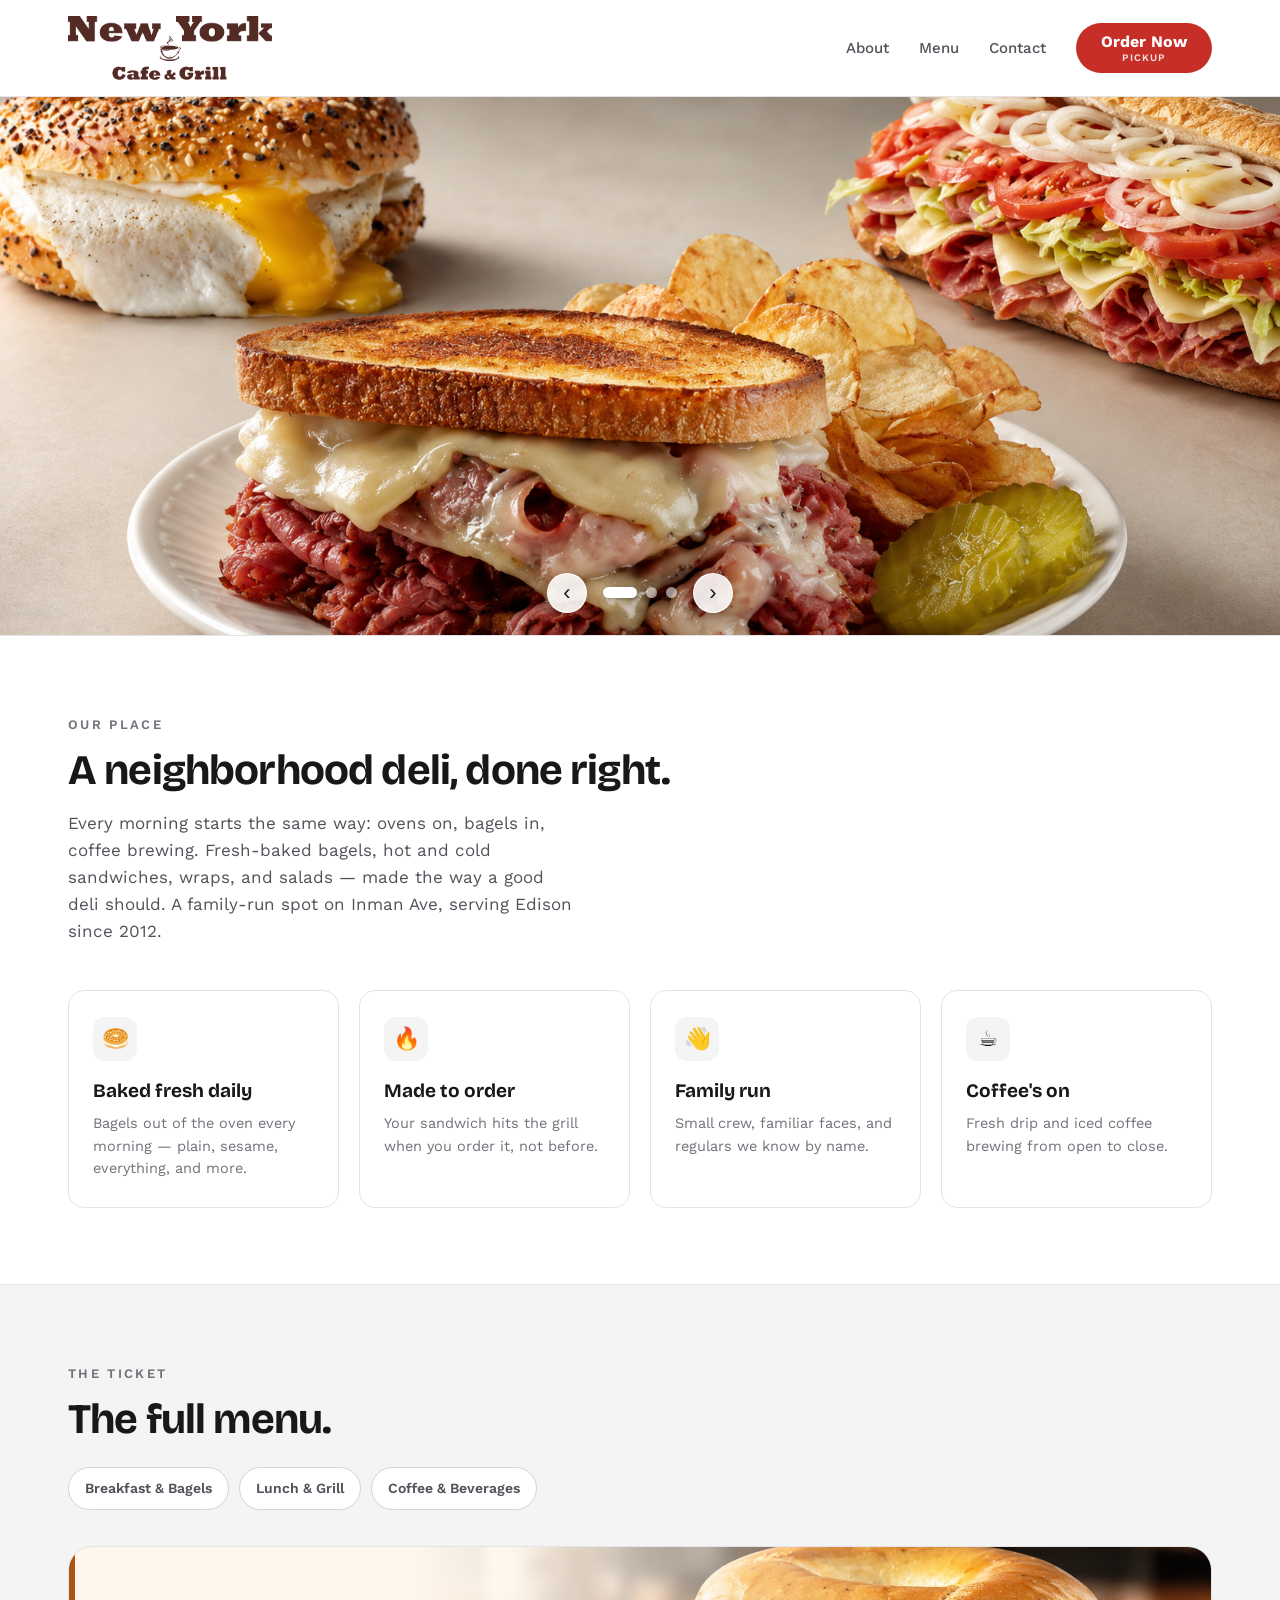
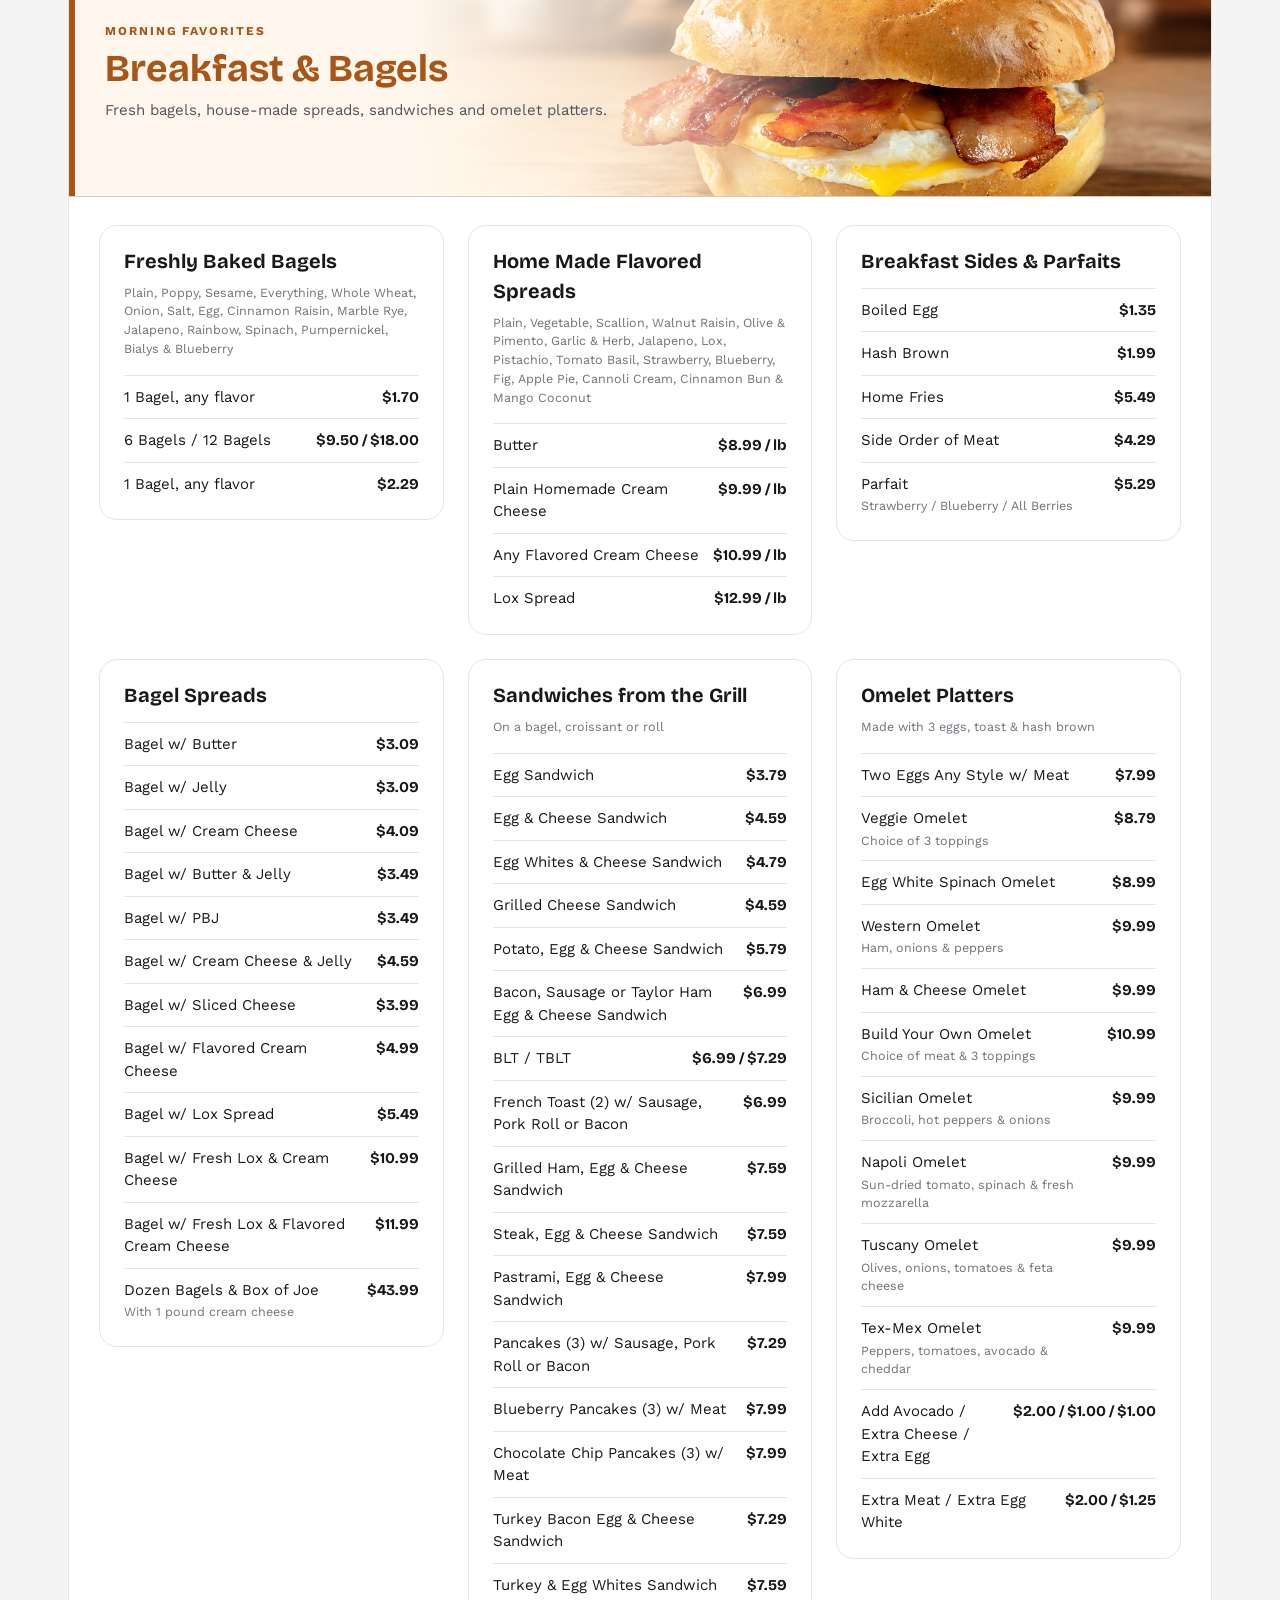
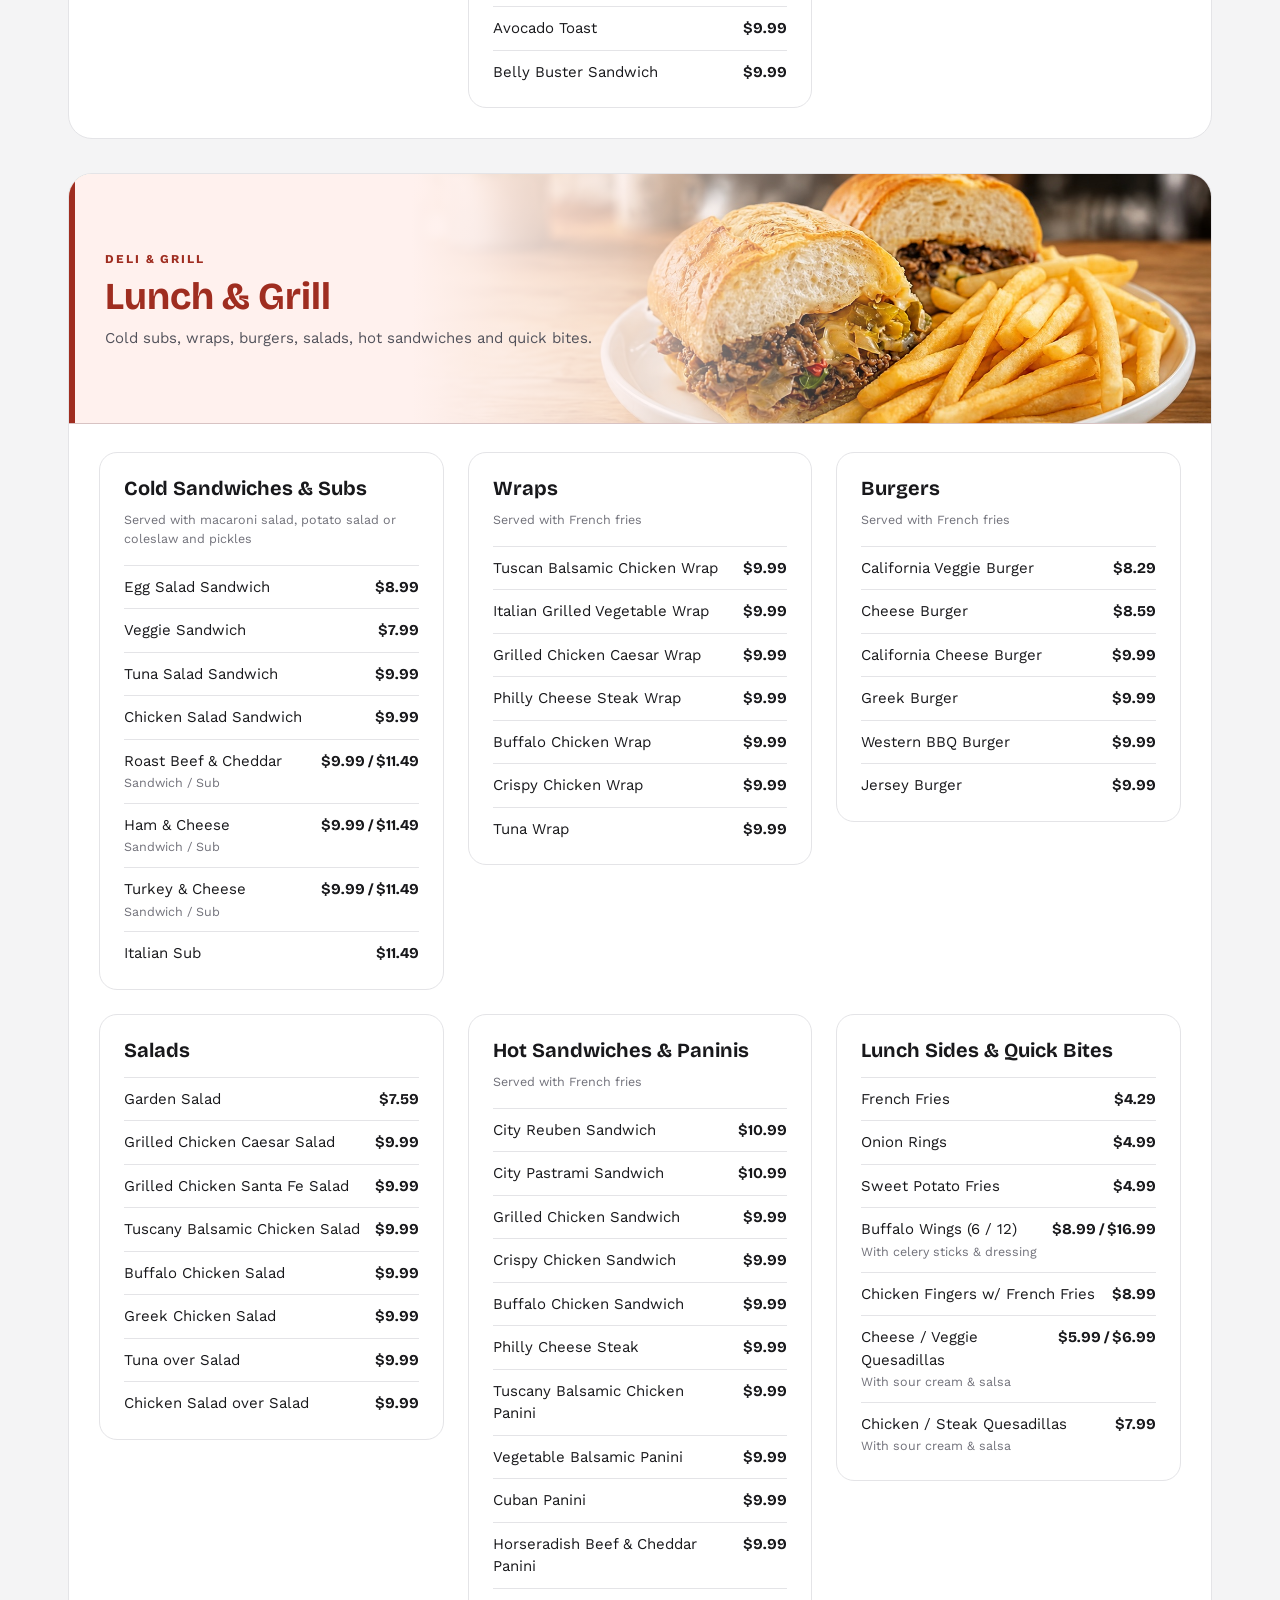
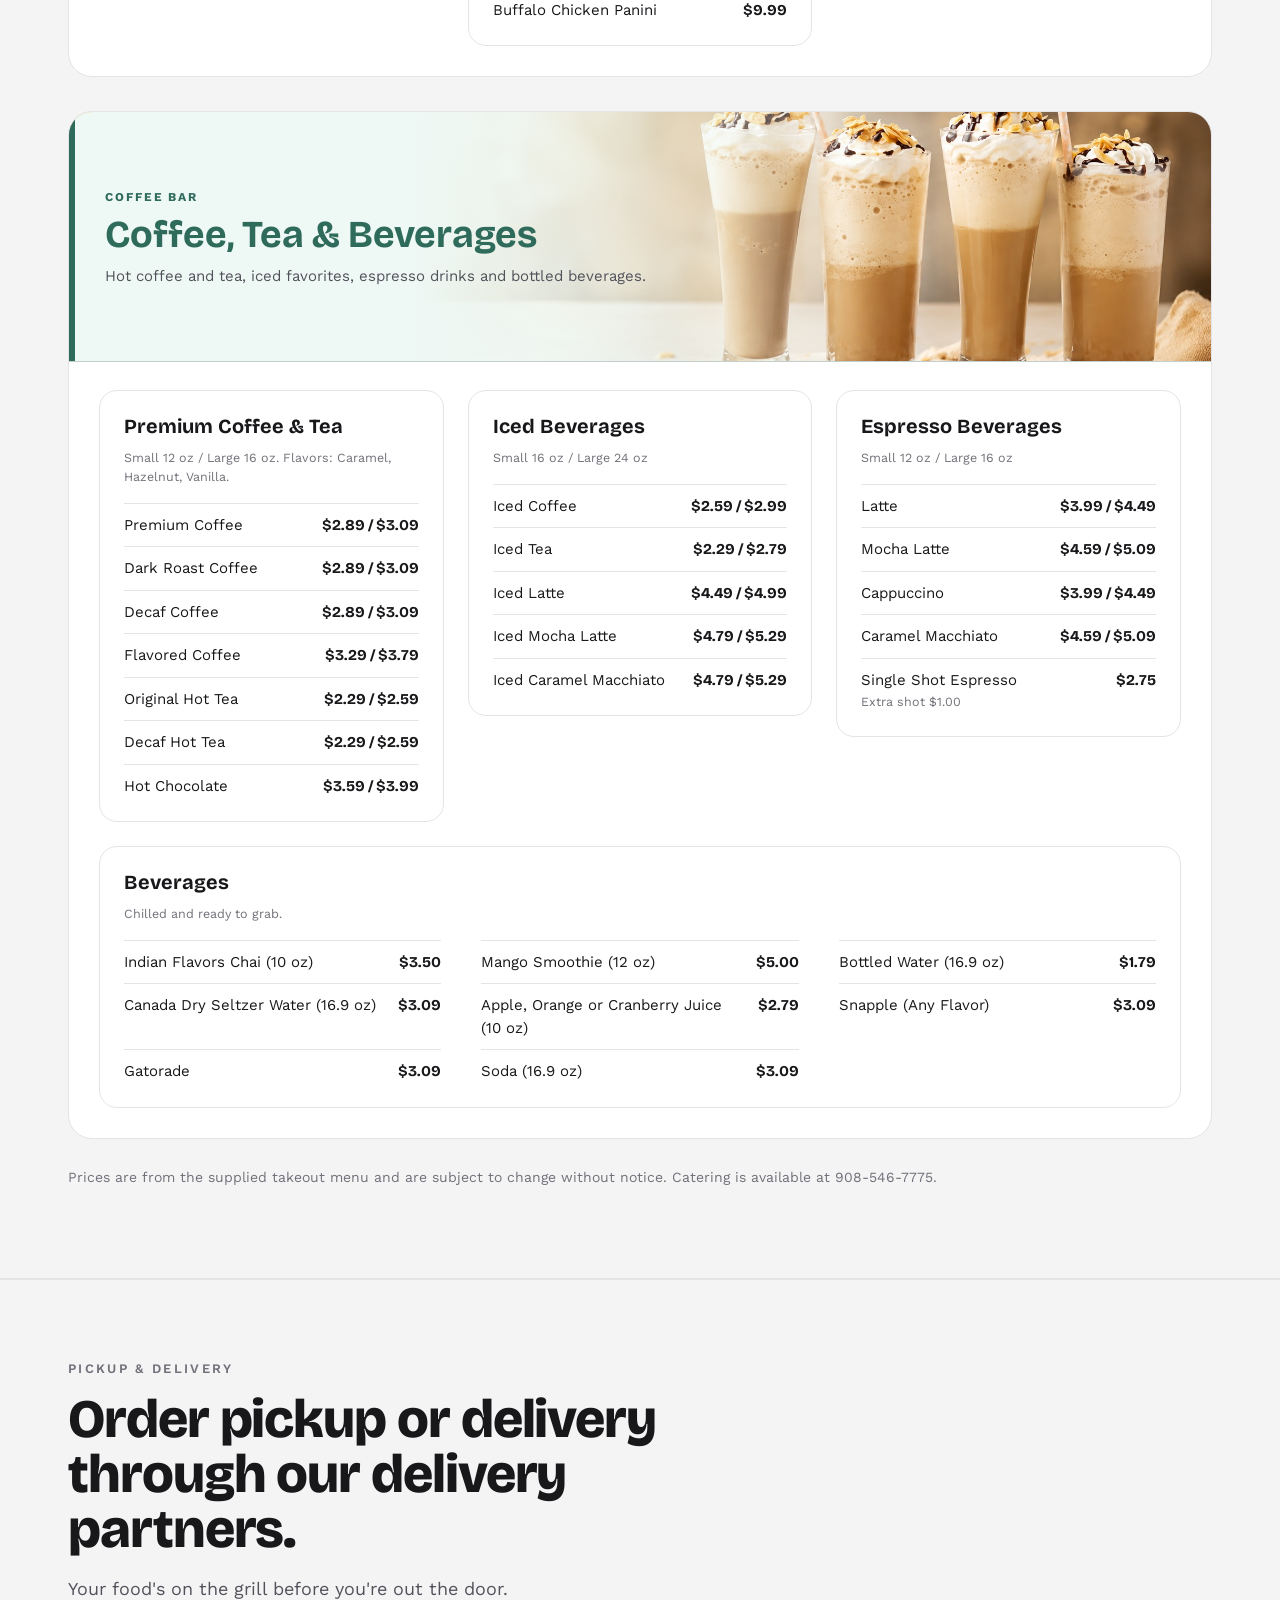
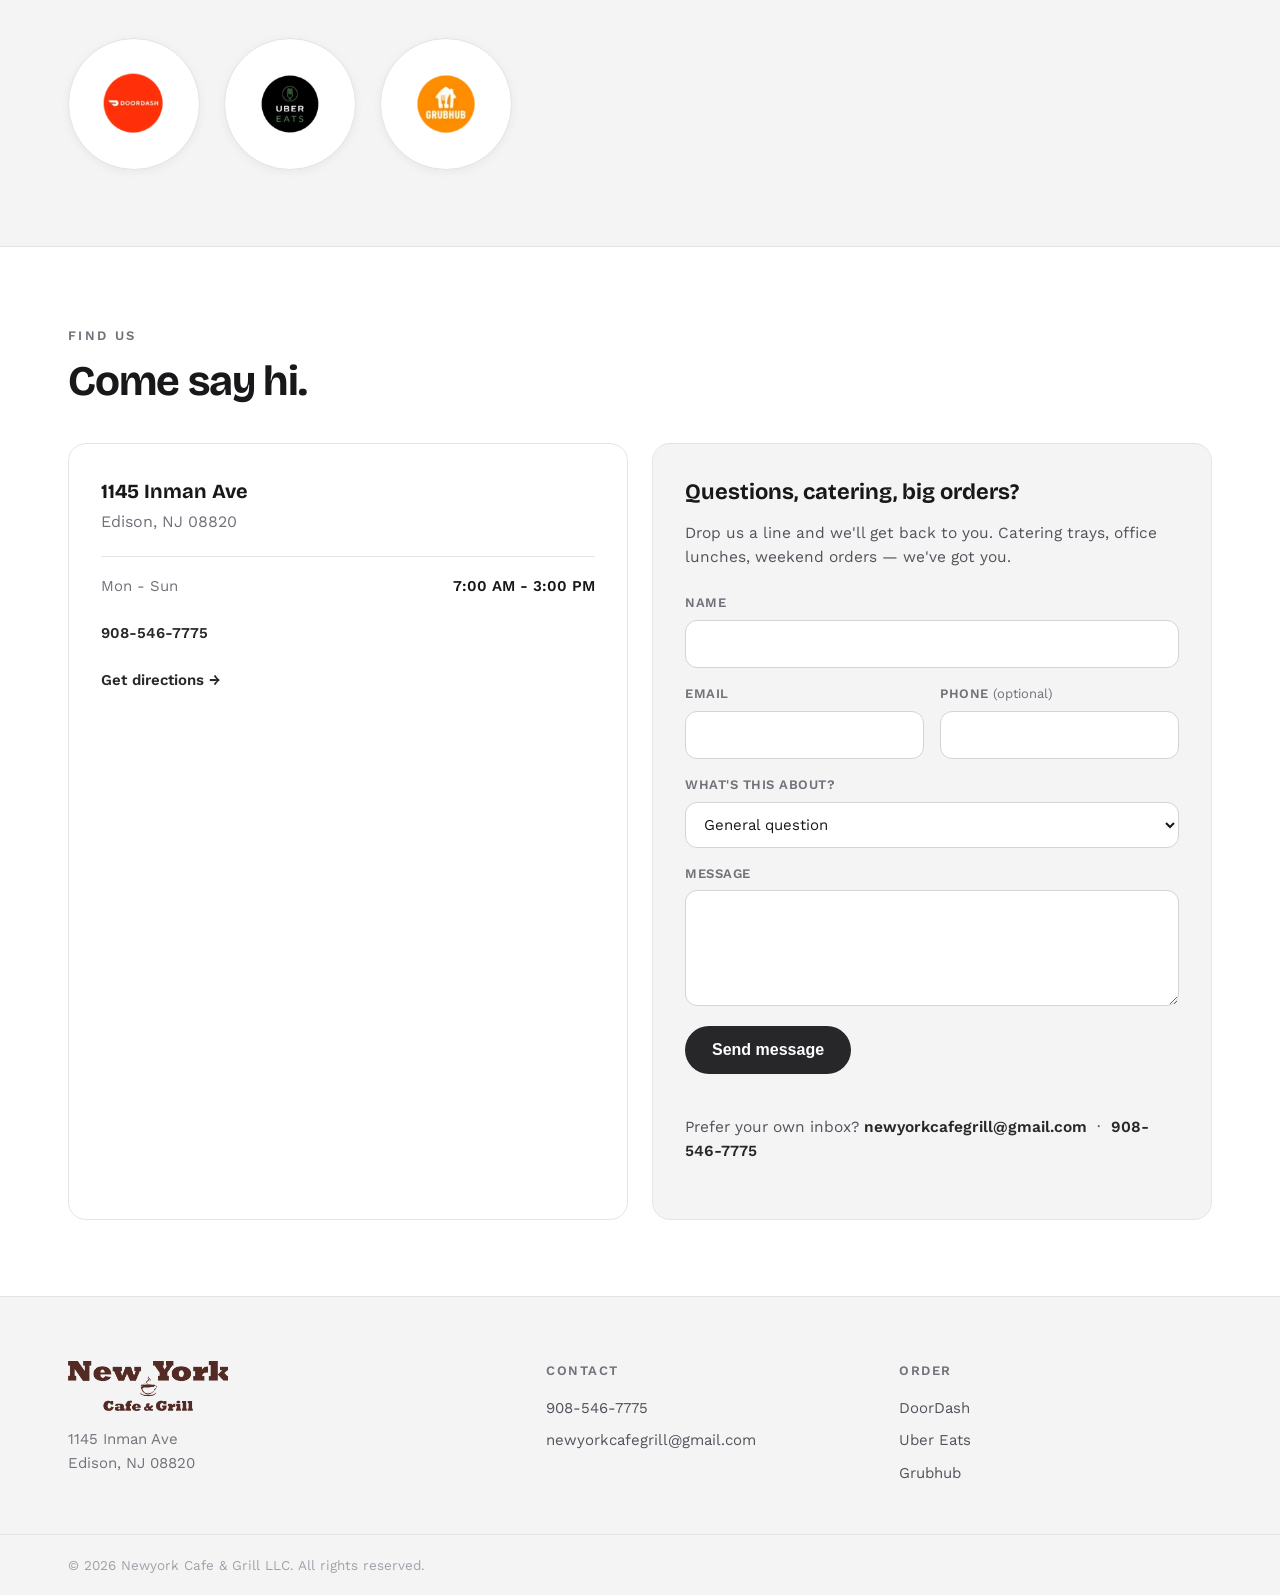
<file: newyork-cafe-grill/index.html>
<!DOCTYPE html>
<html lang="en">
<head>
  <meta charset="UTF-8">
  <meta name="viewport" content="width=device-width, initial-scale=1.0">
  <title>Newyork Cafe &amp; Grill — Fresh Bagels, Sandwiches &amp; Wraps in Edison, NJ</title>
  <meta name="description" content="Newyork Cafe &amp; Grill in Edison, NJ. Fresh-baked bagels every morning, hot and cold sandwiches, wraps, and salads. Order online or stop by — 1145 Inman Ave.">
  <meta property="og:title" content="Newyork Cafe &amp; Grill — Edison, NJ">
  <meta property="og:description" content="Fresh-baked bagels, hot and cold sandwiches, wraps, and salads. Family-run deli in Edison, NJ.">
  <meta property="og:type" content="website">
  <meta name="theme-color" content="#ffffff">
  <link rel="icon" href="data:image/svg+xml,%3Csvg xmlns='http://www.w3.org/2000/svg' viewBox='0 0 100 100'%3E%3Ccircle cx='50' cy='50' r='48' fill='%2327272a'/%3E%3Ctext x='50' y='68' font-family='sans-serif' font-size='58' font-weight='800' fill='white' text-anchor='middle'%3EN%3C/text%3E%3C/svg%3E">
  <link rel="preconnect" href="https://fonts.googleapis.com">
  <link rel="preconnect" href="https://fonts.gstatic.com" crossorigin>
  <link href="https://fonts.googleapis.com/css2?family=Bricolage+Grotesque:opsz,wght@12..96,600;12..96,700;12..96,800&amp;family=Work+Sans:ital,wght@0,400;0,500;0,600;1,500&amp;display=swap" rel="stylesheet">
  <link rel="stylesheet" href="styles.css">
</head>
<body id="top">

  <!-- NAV -->
  <nav class="nav" aria-label="Main navigation">
    <div class="nav-inner container">
      <a class="brand" href="#top">
        <img class="brand-logo" src="assets/new-york-cafe-grill-logo.png" alt="Newyork Cafe &amp; Grill">
      </a>
      <button class="nav-toggle" aria-expanded="false" aria-controls="nav-links" aria-label="Toggle menu">
        <span class="bar"></span><span class="bar"></span><span class="bar"></span>
      </button>
      <div class="nav-links" id="nav-links">
        <a href="#about">About</a>
        <a href="#menu">Menu</a>
        <a href="#contact">Contact</a>
        <a class="btn nav-order" href="https://order.tryotter.com/s/newyork-cafe-and-grill/1145-inman-ave%2C-edison%2C-nj-08820%2C-usa/20b12736-9ad2-4a3b-8fb4-0bbce597b2ad" target="_blank" rel="noopener">
          <span>Order Now</span>
          <small>Pickup</small>
        </a>
      </div>
    </div>
  </nav>

  <main>

    <!-- HERO IMAGE SLIDER -->
    <section class="hero" aria-label="Featured food">
      <div class="hero-viewport">
        <div class="hero-track" id="hero-track">
          <div class="hero-media">
            <img src="images/banner-updated.png" alt="Bagel breakfast sandwich, hot pastrami sandwich, chips, pickles and a deli sub" loading="eager" fetchpriority="high" decoding="async">
          </div>
          <div class="hero-media">
            <img src="images/bagel-breakfast-banner.jpg" alt="Taylor ham, egg and cheese on a toasted bagel with a mug of coffee" loading="lazy" decoding="async">
          </div>
          <div class="hero-media">
            <img src="images/party-sub-banner.jpg" alt="Six-foot Italian party sub layered with salami, ham, provolone, lettuce and tomato" loading="lazy" decoding="async">
          </div>
        </div>

        <div class="hero-controls">
          <button class="round-btn" id="hero-prev" aria-label="Previous slide">&lsaquo;</button>
          <div class="hero-dots" id="hero-dots" role="tablist" aria-label="Choose slide"></div>
          <button class="round-btn" id="hero-next" aria-label="Next slide">&rsaquo;</button>
        </div>
      </div>
    </section>

    <!-- ABOUT -->
    <section class="section" id="about">
      <div class="container">
        <div class="about-intro reveal">
          <span class="eyebrow">Our place</span>
          <h2 class="section-title">A neighborhood deli, done right.</h2>
          <p class="lead">Every morning starts the same way: ovens on, bagels in, coffee brewing. Fresh-baked bagels, hot and cold sandwiches, wraps, and salads — made the way a good deli should. A family-run spot on Inman Ave, serving Edison since 2012.</p>
        </div>
        <div class="features reveal">
          <div class="feature"><div class="feature-icon">🥯</div><h3>Baked fresh daily</h3><p>Bagels out of the oven every morning — plain, sesame, everything, and more.</p></div>
          <div class="feature"><div class="feature-icon">🔥</div><h3>Made to order</h3><p>Your sandwich hits the grill when you order it, not before.</p></div>
          <div class="feature"><div class="feature-icon">👋</div><h3>Family run</h3><p>Small crew, familiar faces, and regulars we know by name.</p></div>
          <div class="feature"><div class="feature-icon">☕</div><h3>Coffee's on</h3><p>Fresh drip and iced coffee brewing from open to close.</p></div>
        </div>
      </div>
    </section>

    <!-- FULL MENU -->
    <section class="section section-band menu-section" id="menu" aria-labelledby="menu-title">
      <div class="container">
        <div class="section-head reveal">
          <div>
            <span class="eyebrow">The ticket</span>
            <h2 class="section-title" id="menu-title">The full menu.</h2>
          </div>
        </div>
        <nav class="menu-jump" aria-label="Menu categories">
          <a href="#breakfast-menu">Breakfast &amp; Bagels</a>
          <a href="#lunch-menu">Lunch &amp; Grill</a>
          <a href="#drinks-menu">Coffee &amp; Beverages</a>
        </nav>

        <section class="menu-group menu-group-breakfast" id="breakfast-menu" aria-labelledby="breakfast-title">
          <div class="menu-group-head menu-group-photo reveal">
            <div>
              <span class="menu-group-kicker">Morning favorites</span>
              <h3 id="breakfast-title">Breakfast &amp; Bagels</h3>
              <p>Fresh bagels, house-made spreads, sandwiches and omelet platters.</p>
            </div>
          </div>
          <div class="menu-grid">
            <article class="menu-card reveal">
              <h4>Freshly Baked Bagels</h4>
              <p class="menu-flavors">Plain, Poppy, Sesame, Everything, Whole Wheat, Onion, Salt, Egg, Cinnamon Raisin, Marble Rye, Jalapeno, Rainbow, Spinach, Pumpernickel, Bialys &amp; Blueberry</p>
              <ul>
                <li><span>1 Bagel, any flavor</span><b>$1.70</b></li>
                <li><span>6 Bagels / 12 Bagels</span><b>$9.50 / $18.00</b></li>
                <li><span>1 Bagel, any flavor</span><b>$2.29</b></li>
              </ul>
            </article>
            <article class="menu-card reveal">
              <h4>Home Made Flavored Spreads</h4>
              <p class="menu-flavors">Plain, Vegetable, Scallion, Walnut Raisin, Olive &amp; Pimento, Garlic &amp; Herb, Jalapeno, Lox, Pistachio, Tomato Basil, Strawberry, Blueberry, Fig, Apple Pie, Cannoli Cream, Cinnamon Bun &amp; Mango Coconut</p>
              <ul>
                <li><span>Butter</span><b>$8.99 / lb</b></li>
                <li><span>Plain Homemade Cream Cheese</span><b>$9.99 / lb</b></li>
                <li><span>Any Flavored Cream Cheese</span><b>$10.99 / lb</b></li>
                <li><span>Lox Spread</span><b>$12.99 / lb</b></li>
              </ul>
            </article>
            <article class="menu-card reveal">
              <h4>Breakfast Sides &amp; Parfaits</h4>
              <ul>
                <li><span>Boiled Egg</span><b>$1.35</b></li>
                <li><span>Hash Brown</span><b>$1.99</b></li>
                <li><span>Home Fries</span><b>$5.49</b></li>
                <li><span>Side Order of Meat</span><b>$4.29</b></li>
                <li><span>Parfait <small>Strawberry / Blueberry / All Berries</small></span><b>$5.29</b></li>
              </ul>
            </article>
            <article class="menu-card reveal">
              <h4>Bagel Spreads</h4>
              <ul>
                <li><span>Bagel w/ Butter</span><b>$3.09</b></li>
                <li><span>Bagel w/ Jelly</span><b>$3.09</b></li>
                <li><span>Bagel w/ Cream Cheese</span><b>$4.09</b></li>
                <li><span>Bagel w/ Butter &amp; Jelly</span><b>$3.49</b></li>
                <li><span>Bagel w/ PBJ</span><b>$3.49</b></li>
                <li><span>Bagel w/ Cream Cheese &amp; Jelly</span><b>$4.59</b></li>
                <li><span>Bagel w/ Sliced Cheese</span><b>$3.99</b></li>
                <li><span>Bagel w/ Flavored Cream Cheese</span><b>$4.99</b></li>
                <li><span>Bagel w/ Lox Spread</span><b>$5.49</b></li>
                <li><span>Bagel w/ Fresh Lox &amp; Cream Cheese</span><b>$10.99</b></li>
                <li><span>Bagel w/ Fresh Lox &amp; Flavored Cream Cheese</span><b>$11.99</b></li>
                <li><span>Dozen Bagels &amp; Box of Joe <small>With 1 pound cream cheese</small></span><b>$43.99</b></li>
              </ul>
            </article>
            <article class="menu-card menu-card-wide reveal">
              <h4>Sandwiches from the Grill</h4>
              <p class="menu-flavors">On a bagel, croissant or roll</p>
              <ul>
                <li><span>Egg Sandwich</span><b>$3.79</b></li>
                <li><span>Egg &amp; Cheese Sandwich</span><b>$4.59</b></li>
                <li><span>Egg Whites &amp; Cheese Sandwich</span><b>$4.79</b></li>
                <li><span>Grilled Cheese Sandwich</span><b>$4.59</b></li>
                <li><span>Potato, Egg &amp; Cheese Sandwich</span><b>$5.79</b></li>
                <li><span>Bacon, Sausage or Taylor Ham Egg &amp; Cheese Sandwich</span><b>$6.99</b></li>
                <li><span>BLT / TBLT</span><b>$6.99 / $7.29</b></li>
                <li><span>French Toast (2) w/ Sausage, Pork Roll or Bacon</span><b>$6.99</b></li>
                <li><span>Grilled Ham, Egg &amp; Cheese Sandwich</span><b>$7.59</b></li>
                <li><span>Steak, Egg &amp; Cheese Sandwich</span><b>$7.59</b></li>
                <li><span>Pastrami, Egg &amp; Cheese Sandwich</span><b>$7.99</b></li>
                <li><span>Pancakes (3) w/ Sausage, Pork Roll or Bacon</span><b>$7.29</b></li>
                <li><span>Blueberry Pancakes (3) w/ Meat</span><b>$7.99</b></li>
                <li><span>Chocolate Chip Pancakes (3) w/ Meat</span><b>$7.99</b></li>
                <li><span>Turkey Bacon Egg &amp; Cheese Sandwich</span><b>$7.29</b></li>
                <li><span>Turkey &amp; Egg Whites Sandwich</span><b>$7.59</b></li>
                <li><span>Avocado Toast</span><b>$9.99</b></li>
                <li><span>Belly Buster Sandwich</span><b>$9.99</b></li>
              </ul>
            </article>
            <article class="menu-card menu-card-wide reveal">
              <h4>Omelet Platters</h4>
              <p class="menu-flavors">Made with 3 eggs, toast &amp; hash brown</p>
              <ul>
                <li><span>Two Eggs Any Style w/ Meat</span><b>$7.99</b></li>
                <li><span>Veggie Omelet <small>Choice of 3 toppings</small></span><b>$8.79</b></li>
                <li><span>Egg White Spinach Omelet</span><b>$8.99</b></li>
                <li><span>Western Omelet <small>Ham, onions &amp; peppers</small></span><b>$9.99</b></li>
                <li><span>Ham &amp; Cheese Omelet</span><b>$9.99</b></li>
                <li><span>Build Your Own Omelet <small>Choice of meat &amp; 3 toppings</small></span><b>$10.99</b></li>
                <li><span>Sicilian Omelet <small>Broccoli, hot peppers &amp; onions</small></span><b>$9.99</b></li>
                <li><span>Napoli Omelet <small>Sun-dried tomato, spinach &amp; fresh mozzarella</small></span><b>$9.99</b></li>
                <li><span>Tuscany Omelet <small>Olives, onions, tomatoes &amp; feta cheese</small></span><b>$9.99</b></li>
                <li><span>Tex-Mex Omelet <small>Peppers, tomatoes, avocado &amp; cheddar</small></span><b>$9.99</b></li>
                <li><span>Add Avocado / Extra Cheese / Extra Egg</span><b>$2.00 / $1.00 / $1.00</b></li>
                <li><span>Extra Meat / Extra Egg White</span><b>$2.00 / $1.25</b></li>
              </ul>
            </article>
</div>
        </section>

        <section class="menu-group menu-group-lunch" id="lunch-menu" aria-labelledby="lunch-title">
          <div class="menu-group-head menu-group-photo reveal">
            <div>
              <span class="menu-group-kicker">Deli &amp; grill</span>
              <h3 id="lunch-title">Lunch &amp; Grill</h3>
              <p>Cold subs, wraps, burgers, salads, hot sandwiches and quick bites.</p>
            </div>
          </div>
          <div class="menu-grid">
            <article class="menu-card menu-card-wide reveal">
              <h4>Cold Sandwiches &amp; Subs</h4>
              <p class="menu-flavors">Served with macaroni salad, potato salad or coleslaw and pickles</p>
              <ul>
                <li><span>Egg Salad Sandwich</span><b>$8.99</b></li>
                <li><span>Veggie Sandwich</span><b>$7.99</b></li>
                <li><span>Tuna Salad Sandwich</span><b>$9.99</b></li>
                <li><span>Chicken Salad Sandwich</span><b>$9.99</b></li>
                <li><span>Roast Beef &amp; Cheddar <small>Sandwich / Sub</small></span><b>$9.99 / $11.49</b></li>
                <li><span>Ham &amp; Cheese <small>Sandwich / Sub</small></span><b>$9.99 / $11.49</b></li>
                <li><span>Turkey &amp; Cheese <small>Sandwich / Sub</small></span><b>$9.99 / $11.49</b></li>
                <li><span>Italian Sub</span><b>$11.49</b></li>
              </ul>
            </article>
            <article class="menu-card reveal">
              <h4>Wraps</h4>
              <p class="menu-flavors">Served with French fries</p>
              <ul>
                <li><span>Tuscan Balsamic Chicken Wrap</span><b>$9.99</b></li>
                <li><span>Italian Grilled Vegetable Wrap</span><b>$9.99</b></li>
                <li><span>Grilled Chicken Caesar Wrap</span><b>$9.99</b></li>
                <li><span>Philly Cheese Steak Wrap</span><b>$9.99</b></li>
                <li><span>Buffalo Chicken Wrap</span><b>$9.99</b></li>
                <li><span>Crispy Chicken Wrap</span><b>$9.99</b></li>
                <li><span>Tuna Wrap</span><b>$9.99</b></li>
              </ul>
            </article>
            <article class="menu-card reveal">
              <h4>Burgers</h4>
              <p class="menu-flavors">Served with French fries</p>
              <ul>
                <li><span>California Veggie Burger</span><b>$8.29</b></li>
                <li><span>Cheese Burger</span><b>$8.59</b></li>
                <li><span>California Cheese Burger</span><b>$9.99</b></li>
                <li><span>Greek Burger</span><b>$9.99</b></li>
                <li><span>Western BBQ Burger</span><b>$9.99</b></li>
                <li><span>Jersey Burger</span><b>$9.99</b></li>
              </ul>
            </article>
            <article class="menu-card reveal">
              <h4>Salads</h4>
              <ul>
                <li><span>Garden Salad</span><b>$7.59</b></li>
                <li><span>Grilled Chicken Caesar Salad</span><b>$9.99</b></li>
                <li><span>Grilled Chicken Santa Fe Salad</span><b>$9.99</b></li>
                <li><span>Tuscany Balsamic Chicken Salad</span><b>$9.99</b></li>
                <li><span>Buffalo Chicken Salad</span><b>$9.99</b></li>
                <li><span>Greek Chicken Salad</span><b>$9.99</b></li>
                <li><span>Tuna over Salad</span><b>$9.99</b></li>
                <li><span>Chicken Salad over Salad</span><b>$9.99</b></li>
              </ul>
            </article>
            <article class="menu-card menu-card-wide reveal">
              <h4>Hot Sandwiches &amp; Paninis</h4>
              <p class="menu-flavors">Served with French fries</p>
              <ul>
                <li><span>City Reuben Sandwich</span><b>$10.99</b></li>
                <li><span>City Pastrami Sandwich</span><b>$10.99</b></li>
                <li><span>Grilled Chicken Sandwich</span><b>$9.99</b></li>
                <li><span>Crispy Chicken Sandwich</span><b>$9.99</b></li>
                <li><span>Buffalo Chicken Sandwich</span><b>$9.99</b></li>
                <li><span>Philly Cheese Steak</span><b>$9.99</b></li>
                <li><span>Tuscany Balsamic Chicken Panini</span><b>$9.99</b></li>
                <li><span>Vegetable Balsamic Panini</span><b>$9.99</b></li>
                <li><span>Cuban Panini</span><b>$9.99</b></li>
                <li><span>Horseradish Beef &amp; Cheddar Panini</span><b>$9.99</b></li>
                <li><span>Buffalo Chicken Panini</span><b>$9.99</b></li>
              </ul>
            </article>
            <article class="menu-card reveal">
              <h4>Lunch Sides &amp; Quick Bites</h4>
              <ul>
                <li><span>French Fries</span><b>$4.29</b></li>
                <li><span>Onion Rings</span><b>$4.99</b></li>
                <li><span>Sweet Potato Fries</span><b>$4.99</b></li>
                <li><span>Buffalo Wings (6 / 12) <small>With celery sticks &amp; dressing</small></span><b>$8.99 / $16.99</b></li>
                <li><span>Chicken Fingers w/ French Fries</span><b>$8.99</b></li>
                <li><span>Cheese / Veggie Quesadillas <small>With sour cream &amp; salsa</small></span><b>$5.99 / $6.99</b></li>
                <li><span>Chicken / Steak Quesadillas <small>With sour cream &amp; salsa</small></span><b>$7.99</b></li>
              </ul>
            </article>
          </div>
        </section>

        <section class="menu-group menu-group-drinks" id="drinks-menu" aria-labelledby="drinks-title">
          <div class="menu-group-head menu-group-photo reveal">
            <div>
              <span class="menu-group-kicker">Coffee bar</span>
              <h3 id="drinks-title">Coffee, Tea &amp; Beverages</h3>
              <p>Hot coffee and tea, iced favorites, espresso drinks and bottled beverages.</p>
            </div>
          </div>
          <div class="menu-grid">
            <article class="menu-card reveal">
              <h4>Premium Coffee &amp; Tea</h4>
              <p class="menu-flavors">Small 12 oz / Large 16 oz. Flavors: Caramel, Hazelnut, Vanilla.</p>
              <ul>
                <li><span>Premium Coffee</span><b>$2.89 / $3.09</b></li>
                <li><span>Dark Roast Coffee</span><b>$2.89 / $3.09</b></li>
                <li><span>Decaf Coffee</span><b>$2.89 / $3.09</b></li>
                <li><span>Flavored Coffee</span><b>$3.29 / $3.79</b></li>
                <li><span>Original Hot Tea</span><b>$2.29 / $2.59</b></li>
                <li><span>Decaf Hot Tea</span><b>$2.29 / $2.59</b></li>
                <li><span>Hot Chocolate</span><b>$3.59 / $3.99</b></li>
              </ul>
            </article>
            <article class="menu-card reveal">
              <h4>Iced Beverages</h4>
              <p class="menu-flavors">Small 16 oz / Large 24 oz</p>
              <ul>
                <li><span>Iced Coffee</span><b>$2.59 / $2.99</b></li>
                <li><span>Iced Tea</span><b>$2.29 / $2.79</b></li>
                <li><span>Iced Latte</span><b>$4.49 / $4.99</b></li>
                <li><span>Iced Mocha Latte</span><b>$4.79 / $5.29</b></li>
                <li><span>Iced Caramel Macchiato</span><b>$4.79 / $5.29</b></li>
              </ul>
            </article>
            <article class="menu-card reveal">
              <h4>Espresso Beverages</h4>
              <p class="menu-flavors">Small 12 oz / Large 16 oz</p>
              <ul>
                <li><span>Latte</span><b>$3.99 / $4.49</b></li>
                <li><span>Mocha Latte</span><b>$4.59 / $5.09</b></li>
                <li><span>Cappuccino</span><b>$3.99 / $4.49</b></li>
                <li><span>Caramel Macchiato</span><b>$4.59 / $5.09</b></li>
                <li><span>Single Shot Espresso <small>Extra shot $1.00</small></span><b>$2.75</b></li>
              </ul>
            </article>
            <article class="menu-card menu-card-full reveal">
              <h4>Beverages</h4>
              <p class="menu-flavors">Chilled and ready to grab.</p>
              <ul class="menu-list-cols">
                <li><span>Indian Flavors Chai (10 oz)</span><b>$3.50</b></li>
                <li><span>Mango Smoothie (12 oz)</span><b>$5.00</b></li>
                <li><span>Bottled Water (16.9 oz)</span><b>$1.79</b></li>
                <li><span>Canada Dry Seltzer Water (16.9 oz)</span><b>$3.09</b></li>
                <li><span>Apple, Orange or Cranberry Juice (10 oz)</span><b>$2.79</b></li>
                <li><span>Snapple (Any Flavor)</span><b>$3.09</b></li>
                <li><span>Gatorade</span><b>$3.09</b></li>
                <li><span>Soda (16.9 oz)</span><b>$3.09</b></li>
              </ul>
            </article>
          </div>
        </section>
        <p class="menu-note">Prices are from the supplied takeout menu and are subject to change without notice. Catering is available at 908-546-7775.</p>
      </div>
    </section>

    <!-- SKIP THE LINE -->
    <section class="section section-band skip-band">
      <div class="container">
        <div class="skip-copy">
          <span class="eyebrow">Pickup &amp; delivery</span>
          <h2 class="section-title big">Order pickup or delivery through our delivery partners.</h2>
          <p class="lead">Your food's on the grill before you're out the door.</p>
        </div>
        <div class="order-logos">
          <a class="order-logo" href="https://order.online/business/bagel-city-cafe--grill-135483" target="_blank" rel="noopener">
            <img src="images/logo-doordash.png" alt="Order from Newyork Cafe &amp; Grill on DoorDash" loading="lazy" decoding="async">
          </a>
          <a class="order-logo" href="https://www.order.store/store/bagel-city/GW1ls8NbTuK739tNaLpOrw" target="_blank" rel="noopener">
            <img src="images/logo-ubereats.png" alt="Order from Newyork Cafe &amp; Grill on Uber Eats" loading="lazy" decoding="async">
          </a>
          <a class="order-logo" href="https://bagelcity.dine.online/locations/777449?fulfillment=pickup" target="_blank" rel="noopener">
            <img src="images/logo-grubhub.png" alt="Order from Newyork Cafe &amp; Grill on Grubhub" loading="lazy" decoding="async">
          </a>
        </div>
      </div>
    </section>

    <!-- FIND US -->
    <section class="section" id="contact">
      <div class="container">
        <span class="eyebrow">Find us</span>
        <h2 class="section-title">Come say hi.</h2>
        <div class="visit-grid">
          <div class="visit-card reveal">
            <p class="visit-addr">1145 Inman Ave</p>
            <p class="visit-city">Edison, NJ 08820</p>
            <div class="hours">
              <div><span>Mon - Sun</span><b>7:00 AM - 3:00 PM</b></div>
            </div>
            <a class="link-accent" href="tel:+19085467775">908-546-7775</a><br>
            <a class="link-accent" href="https://www.google.com/maps/search/?api=1&amp;query=1145+Inman+Ave+Edison+NJ+08820" target="_blank" rel="noopener">Get directions →</a>
          </div>
          <div class="visit-card visit-card-band reveal">
            <h3>Questions, catering, big orders?</h3>
            <p>Drop us a line and we'll get back to you. Catering trays, office lunches, weekend orders — we've got you.</p>

            <form class="contact-form" id="contact-form" novalidate>
              <div class="field">
                <label for="cf-name">Name</label>
                <input type="text" id="cf-name" name="name" autocomplete="name" required>
              </div>
              <div class="field-row">
                <div class="field">
                  <label for="cf-email">Email</label>
                  <input type="email" id="cf-email" name="email" autocomplete="email" required>
                </div>
                <div class="field">
                  <label for="cf-phone">Phone <span class="opt">(optional)</span></label>
                  <input type="tel" id="cf-phone" name="phone" autocomplete="tel">
                </div>
              </div>
              <div class="field">
                <label for="cf-topic">What's this about?</label>
                <select id="cf-topic" name="topic">
                  <option>General question</option>
                  <option>Catering / party trays</option>
                  <option>Party sub order</option>
                  <option>Office lunch</option>
                  <option>Feedback</option>
                </select>
              </div>
              <div class="field">
                <label for="cf-message">Message</label>
                <textarea id="cf-message" name="message" rows="4" required></textarea>
              </div>
              <button class="btn btn-solid" type="submit">Send message</button>
              <p class="form-status" id="contact-status" role="status" aria-live="polite"></p>
            </form>

            <p class="form-alt">Prefer your own inbox? <a href="mailto:newyorkcafegrill@gmail.com?subject=Hello%20from%20the%20website">newyorkcafegrill@gmail.com</a> &nbsp;·&nbsp; <a href="tel:+19085467775">908-546-7775</a></p>
          </div>
        </div>
      </div>
    </section>

  </main>

  <!-- FOOTER -->
  <footer class="site-footer">
    <div class="container footer-grid">
      <div class="footer-col">
        <div class="brand footer-brand">
          <img class="brand-logo" src="assets/new-york-cafe-grill-logo.png" alt="Newyork Cafe &amp; Grill">
        </div>
        <p>1145 Inman Ave<br>Edison, NJ 08820</p>
      </div>
      <div class="footer-col">
        <h4>Contact</h4>
        <a href="tel:+19085467775">908-546-7775</a>
        <a href="mailto:newyorkcafegrill@gmail.com">newyorkcafegrill@gmail.com</a>
      </div>
      <div class="footer-col">
        <h4>Order</h4>
        <a href="https://order.online/business/bagel-city-cafe--grill-135483" target="_blank" rel="noopener">DoorDash</a>
        <a href="https://www.order.store/store/bagel-city/GW1ls8NbTuK739tNaLpOrw" target="_blank" rel="noopener">Uber Eats</a>
        <a href="https://bagelcity.dine.online/locations/777449?fulfillment=pickup" target="_blank" rel="noopener">Grubhub</a>
      </div>
    </div>
    <div class="footer-bottom">
      <div class="container">&copy; <span id="year"></span> Newyork Cafe &amp; Grill LLC. All rights reserved.</div>
    </div>
  </footer>

  <script src="script.js"></script>
</body>
</html>
</file>
<file: newyork-cafe-grill/styles.css>
/* Newyork Cafe & Grill — light monochrome theme (Home.dc.html) */

:root {
  --accent: #27272a;
  --ink: #18181b;
  --muted: #52525b;
  --subtle: #71717a;
  --faint: #a1a1aa;
  --band: #f4f4f5;
  --line: #e4e4e7;
  --line-strong: #d4d4d8;
  --white: #ffffff;
  --breakfast: #a85516;
  --breakfast-soft: #fff7ed;
  --lunch: #9f2d20;
  --lunch-soft: #fff1ee;
  --drinks: #2f6b5b;
  --drinks-soft: #eef8f4;
  --serif: 'Bricolage Grotesque', system-ui, sans-serif;
  --sans: 'Work Sans', system-ui, sans-serif;
  --maxw: 1200px;
}

* { box-sizing: border-box; }
html, body { margin: 0; padding: 0; }
html { scroll-behavior: smooth; }

body {
  font-family: var(--sans);
  color: var(--ink);
  background: var(--white);
  -webkit-font-smoothing: antialiased;
  line-height: 1.5;
}

a { color: var(--ink); text-decoration: none; }
img { display: block; max-width: 100%; }

.container { max-width: var(--maxw); margin: 0 auto; padding: 0 28px; }

/* ---- Typography helpers ---- */
.eyebrow {
  display: inline-block;
  font-size: 13px;
  font-weight: 600;
  letter-spacing: .18em;
  text-transform: uppercase;
  color: var(--subtle);
}
.section-title {
  font-family: var(--serif);
  font-weight: 700;
  font-size: clamp(28px, 3.4vw, 42px);
  line-height: 1.05;
  letter-spacing: -.02em;
  margin: 12px 0 0;
}
.section-title.big {
  font-weight: 800;
  font-size: clamp(32px, 4.4vw, 54px);
  line-height: 1.02;
}
.lead {
  font-size: 17px;
  line-height: 1.6;
  color: var(--muted);
  margin: 18px 0 0;
  max-width: 46ch;
}

/* ---- Buttons ---- */
.btn {
  display: inline-flex;
  align-items: center;
  justify-content: center;
  font-weight: 600;
  font-size: 16px;
  padding: 14px 26px;
  border-radius: 99px;
  border: 1px solid transparent;
  transition: transform .15s ease, background .2s ease, color .2s ease;
  cursor: pointer;
}
.btn:active { transform: translateY(1px); }
.btn-solid { background: var(--accent); color: #fff; }
.btn-solid:hover { background: #000; color: #fff; }
.btn-outline { background: #fff; color: var(--ink); border-color: var(--line-strong); }
.btn-outline:hover { border-color: var(--ink); }

/* ---- Nav ---- */
.nav {
  position: sticky;
  top: 0;
  z-index: 50;
  background: rgba(255,255,255,.9);
  backdrop-filter: saturate(140%) blur(8px);
  border-bottom: 1px solid var(--line);
}
.nav-inner {
  height: 96px;
  display: flex;
  align-items: center;
  justify-content: space-between;
  gap: 24px;
}
.brand {
  position: relative;
  display: block;
  width: 204px;
  height: 64px;
  overflow: hidden;
  color: var(--ink);
}
.brand-logo {
  position: absolute;
  top: -33px;
  left: -44px;
  display: block;
  width: 292px;
  max-width: none;
  height: auto;
}
.nav-links { display: flex; align-items: center; gap: 30px; }
.nav-links a { color: var(--muted); font-weight: 500; font-size: 15px; }
.nav-links a:hover { color: var(--ink); }
.nav-links a.btn { color: #fff; }
.nav-order {
  min-width: 132px;
  flex-direction: column;
  gap: 2px;
  padding: 10px 24px 9px;
  background: #c62f27;
  color: #fff;
  line-height: 1.05;
}
.nav-links a.nav-order:hover { background: #a9231d; color: #fff; }
.nav-order span { font-size: 16px; font-weight: 700; }
.nav-order small {
  font-size: 10px;
  font-weight: 600;
  letter-spacing: .12em;
  text-transform: uppercase;
  opacity: .85;
}

.nav-toggle {
  display: none;
  flex-direction: column;
  gap: 5px;
  background: none;
  border: 0;
  cursor: pointer;
  padding: 8px;
}
.nav-toggle .bar { width: 24px; height: 2px; background: var(--ink); border-radius: 2px; transition: transform .2s, opacity .2s; }

/* ---- Hero image slider ---- */
.hero { border-bottom: 1px solid var(--line); }
.hero-viewport { position: relative; overflow: hidden; }
.hero-track { display: flex; transition: transform .7s cubic-bezier(.7,0,.2,1); }
.hero-media { flex: 0 0 100%; background: var(--band); }
.hero-media img {
  width: 100%;
  height: clamp(320px, 42vw, 720px);
  object-fit: cover;
  object-position: center;
}
.hero-controls {
  position: absolute;
  left: 0;
  right: 0;
  bottom: 22px;
  display: flex;
  align-items: center;
  justify-content: center;
  gap: 16px;
}
.hero-dots { display: flex; gap: 9px; align-items: center; }
.hero-dots button {
  width: 11px;
  height: 11px;
  padding: 0;
  border: 0;
  border-radius: 99px;
  background: rgba(255, 255, 255, .55);
  box-shadow: 0 1px 4px rgba(0, 0, 0, .3);
  cursor: pointer;
  transition: width .25s ease, background .25s ease;
}
.hero-dots button.is-active { width: 34px; background: #fff; }
.round-btn {
  width: 40px;
  height: 40px;
  display: inline-flex;
  align-items: center;
  justify-content: center;
  font-size: 22px;
  line-height: 1;
  color: var(--ink);
  background: rgba(255, 255, 255, .88);
  border: 1px solid rgba(255, 255, 255, .9);
  border-radius: 99px;
  box-shadow: 0 2px 10px rgba(0, 0, 0, .18);
  cursor: pointer;
  transition: background .2s ease;
}
.round-btn:hover { background: #fff; }

/* ---- Section base ---- */
.section { padding: 76px 0; }
.section-band { background: var(--band); border-top: 1px solid var(--line); border-bottom: 1px solid var(--line); }
.section-head {
  display: flex;
  align-items: flex-end;
  justify-content: space-between;
  gap: 20px;
  flex-wrap: wrap;
  margin-bottom: 30px;
}

/* ---- About ---- */
.about-intro { max-width: 720px; }
.features {
  display: grid;
  grid-template-columns: repeat(auto-fit, minmax(230px, 1fr));
  gap: 20px;
  margin-top: 44px;
}
.feature {
  background: #fff;
  border: 1px solid var(--line);
  border-radius: 16px;
  padding: 26px 24px;
}
.feature-icon {
  width: 44px; height: 44px;
  border-radius: 12px;
  background: var(--band);
  display: flex; align-items: center; justify-content: center;
  font-size: 22px;
  margin-bottom: 16px;
}
.feature h3 { font-family: var(--serif); font-weight: 700; font-size: 19px; margin: 0 0 8px; }
.feature p { font-size: 14.5px; line-height: 1.55; color: var(--subtle); margin: 0; }

/* ---- Menu ---- */
.menu-jump {
  display: flex;
  flex-wrap: wrap;
  gap: 10px;
  margin: -4px 0 36px;
}
.menu-jump a {
  padding: 10px 16px;
  border: 1px solid var(--line-strong);
  border-radius: 999px;
  background: #fff;
  color: var(--muted);
  font-size: 14px;
  font-weight: 600;
}
.menu-jump a:hover { border-color: var(--ink); color: var(--ink); }
.menu-group {
  --group-accent: var(--accent);
  --group-soft: var(--band);
  scroll-margin-top: 96px;
  margin-top: 28px;
  border: 1px solid var(--line);
  border-radius: 24px;
  background: #fff;
  overflow: hidden;
}
.menu-group + .menu-group { margin-top: 34px; }
.menu-group-breakfast { --group-accent: var(--breakfast); --group-soft: var(--breakfast-soft); }
.menu-group-lunch { --group-accent: var(--lunch); --group-soft: var(--lunch-soft); }
.menu-group-drinks { --group-accent: var(--drinks); --group-soft: var(--drinks-soft); }
.menu-group-head {
  position: relative;
  margin: 0;
  padding: 28px 30px 30px 36px;
  background: var(--group-soft);
  border-bottom: 1px solid color-mix(in srgb, var(--group-accent) 18%, var(--line));
}
/* Photo sits on the right of the header; the scrim keeps the copy legible
   over the image's soft left side. Set --group-photo per group below. */
.menu-group-photo {
  display: flex;
  align-items: center;
  min-height: clamp(190px, 20vw, 250px);
  background-image:
    linear-gradient(
      to right,
      var(--group-soft) 0%,
      var(--group-soft) 30%,
      color-mix(in srgb, var(--group-soft) 72%, transparent) 48%,
      transparent 72%
    ),
    var(--group-photo);
  background-repeat: no-repeat;
  background-position: center, right center;
  background-size: cover, cover;
}
.menu-group-photo > div { max-width: 54%; }
.menu-group-breakfast .menu-group-head { --group-photo: url("images/group-breakfast.jpg"); }
.menu-group-lunch .menu-group-head { --group-photo: url("images/group-lunch.jpg"); }
.menu-group-drinks .menu-group-head { --group-photo: url("images/group-drinks.jpg"); }
.menu-group-head::before {
  content: "";
  position: absolute;
  inset: 0 auto 0 0;
  width: 6px;
  background: var(--group-accent);
}
.menu-group-kicker {
  color: var(--group-accent);
  font-size: 12px;
  font-weight: 700;
  letter-spacing: .16em;
  text-transform: uppercase;
}
.menu-group-head h3 {
  margin: 7px 0 0;
  color: var(--group-accent);
  font-family: var(--serif);
  font-size: clamp(27px, 3vw, 38px);
  line-height: 1.05;
}
.menu-group-head p {
  max-width: 62ch;
  margin: 10px 0 0;
  color: var(--muted);
  font-size: 15px;
}
.menu-grid {
  display: grid;
  grid-template-columns: repeat(auto-fit, minmax(320px, 1fr));
  /* Cards hug their contents instead of stretching to the tallest in the row,
     so short lists like Freshly Baked Bagels don't carry dead space. */
  align-items: start;
  gap: 24px;
  padding: 28px 30px 30px;
}
.menu-card {
  background: #fff;
  border: 1px solid var(--line);
  border-radius: 18px;
  overflow: hidden;
  padding: 0 0 14px;
}
.menu-card-media { height: 150px; background: var(--band); border-bottom: 1px solid var(--line); }
.menu-card-media img { width: 100%; height: 100%; object-fit: cover; }
.menu-card h4 { color: var(--ink); font-family: var(--serif); font-weight: 700; font-size: 20px; margin: 20px 24px 12px; }
.menu-flavors {
  color: var(--subtle);
  font-size: 12.5px;
  line-height: 1.5;
  margin: -4px 24px 16px;
}
.menu-card ul { list-style: none; margin: 0; padding: 0 24px; }
/* Full-width card: spans the whole grid row, items flow into three columns */
.menu-card-full { grid-column: 1 / -1; }
.menu-list-cols {
  display: grid;
  grid-template-columns: repeat(3, 1fr);
  column-gap: 40px;
}
.menu-card li {
  display: flex;
  align-items: baseline;
  justify-content: space-between;
  gap: 14px;
  padding: 10px 0;
  border-top: 1px solid var(--line);
  font-size: 15px;
}
.menu-card li span { color: var(--ink); }
.menu-card li small { display: block; color: var(--subtle); font-size: 12.5px; margin-top: 2px; }
.menu-card li b { font-family: var(--serif); font-weight: 700; color: var(--ink); white-space: nowrap; }
.menu-note { font-size: 14px; color: var(--subtle); margin-top: 28px; }

/* ---- Skip the line ---- */
.skip-band .container { display: grid; gap: 34px; }
.skip-copy { max-width: 620px; }
.skip-band .lead { font-size: 18px; }
.order-logos { display: flex; flex-wrap: wrap; gap: 24px; }
.order-logo {
  display: grid;
  place-items: center;
  width: clamp(104px, 11vw, 132px);
  aspect-ratio: 1;
  background: #fff;
  border: 1px solid var(--line);
  border-radius: 99px;
  box-shadow: 0 2px 10px rgba(0, 0, 0, .05);
  transition: border-color .2s ease, box-shadow .25s ease, transform .2s ease;
}
.order-logo img {
  width: 78%;
  height: 78%;
  border-radius: 99px;
  object-fit: cover;
}
.order-logo:hover {
  border-color: var(--line-strong);
  box-shadow: 0 10px 26px rgba(0, 0, 0, .12);
  transform: translateY(-3px);
}
.order-logo:active { transform: translateY(-1px); }

/* ---- Visit ---- */
.visit-grid {
  display: grid;
  grid-template-columns: repeat(auto-fit, minmax(300px, 1fr));
  gap: 24px;
  margin-top: 40px;
}
.visit-card {
  background: #fff;
  border: 1px solid var(--line);
  border-radius: 18px;
  padding: 32px;
}
.visit-card-band { background: var(--band); display: flex; flex-direction: column; justify-content: center; }
.visit-addr { font-family: var(--serif); font-weight: 700; font-size: 20px; margin: 0 0 4px; }
.visit-city { font-size: 16px; color: var(--subtle); margin: 0 0 22px; }
.hours { border-top: 1px solid var(--line); padding-top: 18px; display: flex; flex-direction: column; gap: 12px; }
.hours div { display: flex; justify-content: space-between; font-size: 15px; }
.hours span { color: var(--subtle); }
.hours b { font-weight: 600; }
.link-accent { display: inline-block; margin-top: 24px; font-weight: 600; font-size: 15px; color: var(--accent); }
.visit-card-band h3 { font-family: var(--serif); font-weight: 700; font-size: 22px; margin: 0 0 12px; }
.visit-card-band p { font-size: 15.5px; line-height: 1.55; color: var(--muted); margin: 0 0 24px; }
.visit-card-band .btn { align-self: flex-start; }

/* ---- Contact form ---- */
.contact-form { display: flex; flex-direction: column; gap: 16px; }
.field { display: flex; flex-direction: column; gap: 7px; }
.field-row { display: grid; grid-template-columns: 1fr 1fr; gap: 16px; }
.field label { font-size: 13px; font-weight: 600; letter-spacing: .04em; text-transform: uppercase; color: var(--subtle); }
.field label .opt { text-transform: none; letter-spacing: 0; font-weight: 400; }
.field input,
.field select,
.field textarea {
  font: inherit;
  font-size: 15px;
  color: var(--ink);
  background: #fff;
  border: 1px solid var(--line-strong);
  border-radius: 12px;
  padding: 12px 14px;
  width: 100%;
  transition: border-color .18s ease, box-shadow .18s ease;
}
.field textarea { resize: vertical; min-height: 110px; }
.field input:focus,
.field select:focus,
.field textarea:focus {
  outline: none;
  border-color: var(--accent);
  box-shadow: 0 0 0 3px rgba(39, 39, 42, .1);
}
.field input.has-error,
.field textarea.has-error { border-color: #b91c1c; }
.contact-form .btn { align-self: flex-start; margin-top: 4px; }
.form-status { font-size: 14.5px; line-height: 1.5; margin: 0; min-height: 1px; color: var(--muted); }
.form-status.is-error { color: #b91c1c; }
.form-alt { font-size: 14px; color: var(--subtle); margin: 20px 0 0; }
.form-alt a { color: var(--accent); font-weight: 600; }

/* ---- Footer ---- */
.site-footer { background: var(--band); border-top: 1px solid var(--line); }
.footer-grid { display: grid; grid-template-columns: 1.4fr 1fr 1fr; gap: 40px; padding-top: 64px; padding-bottom: 40px; }
.footer-brand { width: 160px; height: 50px; margin-bottom: 16px; }
.footer-brand .brand-logo { top: -26px; left: -34px; width: 229px; }
.footer-col p { font-size: 15px; line-height: 1.6; color: var(--subtle); margin: 0; }
.footer-col h4 { font-size: 13px; font-weight: 600; letter-spacing: .12em; text-transform: uppercase; color: var(--subtle); margin: 0 0 16px; }
.footer-col > a { display: block; color: var(--muted); font-size: 15px; margin-bottom: 10px; }
.footer-col > a:hover { color: var(--ink); }
.footer-bottom { border-top: 1px solid var(--line); }
.footer-bottom .container { padding-top: 20px; padding-bottom: 20px; font-size: 13.5px; color: var(--faint); }

/* ---- Scroll reveal ---- */
.reveal { opacity: 0; transform: translateY(20px); transition: opacity .6s ease, transform .6s ease; }
.reveal.is-visible { opacity: 1; transform: none; }
@media (prefers-reduced-motion: reduce) {
  .reveal { opacity: 1; transform: none; transition: none; }
  html { scroll-behavior: auto; }
}

/* ---- Responsive ---- */
@media (max-width: 860px) {
  .nav-inner { height: 88px; }
  .brand { width: 160px; height: 50px; }
  .brand-logo { top: -26px; left: -34px; width: 229px; }
  .nav-toggle { display: flex; }
  .nav-links {
    position: absolute;
    top: 88px; left: 0; right: 0;
    flex-direction: column;
    align-items: stretch;
    gap: 0;
    background: #fff;
    border-bottom: 1px solid var(--line);
    padding: 8px 28px 20px;
    display: none;
  }
  .nav-links.is-open { display: flex; }
  .nav-links a { padding: 14px 0; font-size: 16px; }
  .nav-links a.btn { margin-top: 8px; padding: 14px 26px; text-align: center; justify-content: center; }
  .nav-links a.nav-order { padding: 10px 26px 9px; }

  .hero-media img { height: clamp(280px, 75vw, 480px); }

  .footer-grid { grid-template-columns: 1fr; gap: 32px; }
  .field-row { grid-template-columns: 1fr; }
  .menu-list-cols { grid-template-columns: repeat(2, 1fr); column-gap: 28px; }

  /* Too narrow to sit beside the food: photo becomes a band, copy drops below it */
  .menu-group-photo {
    align-items: flex-end;
    min-height: 300px;
    padding-top: 150px;
    background-image:
      linear-gradient(
        to bottom,
        transparent 0%,
        color-mix(in srgb, var(--group-soft) 70%, transparent) 42%,
        var(--group-soft) 62%,
        var(--group-soft) 100%
      ),
      var(--group-photo);
    background-position: center, center top;
    background-size: cover, auto 190px;
  }
  .menu-group-photo > div { max-width: 100%; }
}

@media (max-width: 520px) {
  .container { padding: 0 20px; }
  .section { padding: 56px 0; }
  .menu-group { border-radius: 18px; }
  .menu-group-head { padding: 22px 20px 24px 26px; }
  .menu-grid { grid-template-columns: 1fr; gap: 18px; padding: 18px 14px 22px; }
  .order-logos { gap: 16px; }
  .menu-card h4 { margin-left: 18px; margin-right: 18px; }
  .menu-card ul { padding-left: 18px; padding-right: 18px; }
  .menu-flavors { margin-left: 18px; margin-right: 18px; }
  .menu-list-cols { grid-template-columns: 1fr; column-gap: 0; }
  .menu-card li { align-items: flex-start; font-size: 14px; }
  .menu-card li b { text-align: right; }
}
</file>
